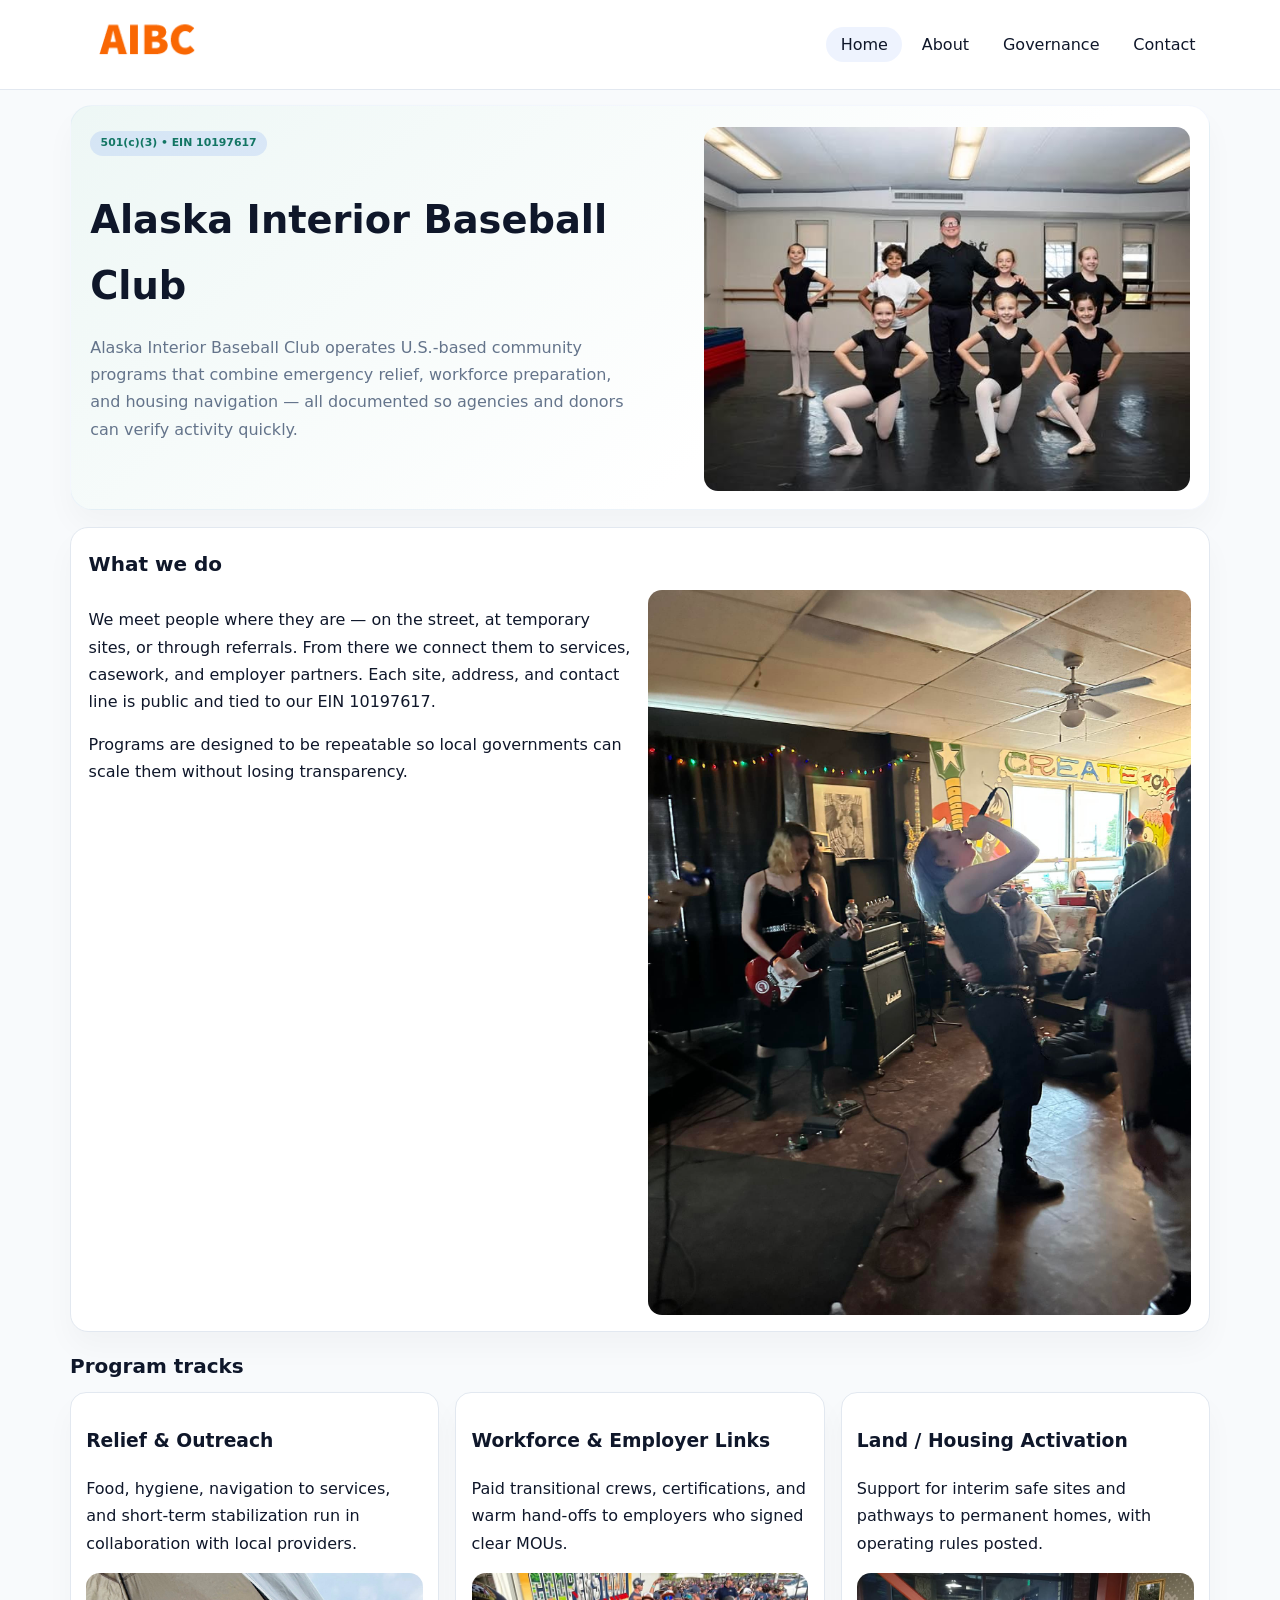
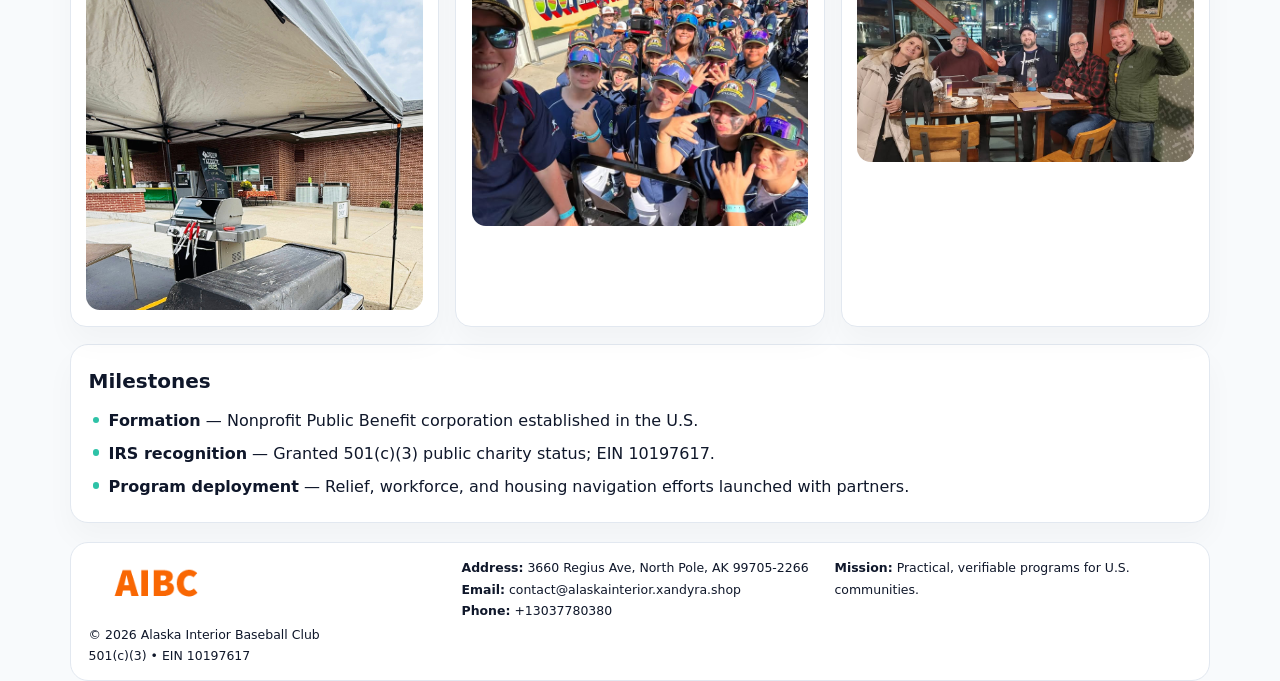
<file: index.html>
<!doctype html><html lang="en"><head>
<meta charset="utf-8">
<meta name="viewport" content="width=device-width,initial-scale=1">
<title>Alaska Interior Baseball Club – Nonprofit • 2025</title>
<link rel="stylesheet" href="assets/styles.css">
<link rel="icon" href="images/logo.png">
<meta name="data-ein" content="10197617">
<meta name="data-name" content="Alaska Interior Baseball Club">
<meta name="data-email" content="contact@alaskainterior.xandyra.shop">
<meta name="data-phone" content="+13037780380">
<meta name="data-address" content="3660 Regius Ave,
North Pole, AK 99705-2266">
<meta name="data-map" content="3660+Regius+Ave,+North+Pole,+AK+99705-2266">
  <meta name="description" content="We are a 501(c)(3) organization advancing community services, education, and direct relief through transparent programs, local partnerships, and measurable outcomes.">
<meta name="facebook-domain-verification" content="mdljlbphxgmjvjqnsjrrmgput2dhwa" />
</head><body>
<div style="position:absolute;left:-9999px;top:-9999px;opacity:0" data-uniq="{{UNIQUE_BLOB}}">
  <span>We are a 501(c)(3) organization advancing community services, education, and direct relief through transparent programs, local partnerships, and measurable outcomes.</span><svg width="12" height="12" viewBox="0 0 12 12" xmlns="http://www.w3.org/2000/svg"><circle cx="6" cy="6" r="5" fill="#2b6cb0"/></svg><img src="images/land.jpg" width="1" height="1" alt="" loading="lazy"/>
</div>

<header>
  <div class="topbar">
    <a href="index.html"><img src="images/logo.png" style="width:155px" alt=""></a>
    <nav>
      <a class="active" href="index.html">Home</a>
      <a href="about.html">About</a>
      <a href="governance.html">Governance</a>
      <a href="contact.html">Contact</a>
    </nav>
  </div>
</header>

<section class="ca47c0d1f68">
  <div>
    <span class="c8486c6e027">501(c)(3) • EIN 10197617</span>
    <h1>Alaska Interior Baseball Club</h1>
    <p class="c079109f8ac">Alaska Interior Baseball Club operates U.S.-based community programs that combine emergency relief, workforce preparation, and housing navigation — all documented so agencies and donors can verify activity quickly.</p>
  </div>
  <img src="images/hero.jpg" alt="Community program">
</section>

<section class="section">
  <div class="panel">
    <h2>What we do</h2>
    <div class="twocol">
      <div>
        <p>We meet people where they are — on the street, at temporary sites, or through referrals. From there we connect them to services, casework, and employer partners. Each site, address, and contact line is public and tied to our EIN 10197617.</p>
        <p>Programs are designed to be repeatable so local governments can scale them without losing transparency.</p>
      </div>
      <div>
        <img src="images/community.jpg" alt="Community work">
      </div>
    </div>
  </div>
</section>

<section class="section">
  <h2>Program tracks</h2>
  <div class="cards">
    <article class="c68436b449c">
      <h3>Relief & Outreach</h3>
      <p>Food, hygiene, navigation to services, and short-term stabilization run in collaboration with local providers.</p>
      <img src="images/relief.jpg" alt="" style="margin-top:.6rem">
    </article>
    <article class="c68436b449c">
      <h3>Workforce & Employer Links</h3>
      <p>Paid transitional crews, certifications, and warm hand-offs to employers who signed clear MOUs.</p>
      <img src="images/jobs.jpg" alt="" style="margin-top:.6rem">
    </article>
    <article class="c68436b449c">
      <h3>Land / Housing Activation</h3>
      <p>Support for interim safe sites and pathways to permanent homes, with operating rules posted.</p>
      <img src="images/land.jpg" alt="" style="margin-top:.6rem">
    </article>
  </div>
</section>

<section class="section">
  <div class="panel">
    <h2>Milestones</h2>
    <ul class="timeline">
      <li><strong>Formation</strong> — Nonprofit Public Benefit corporation established in the U.S.</li>
      <li><strong>IRS recognition</strong> — Granted 501(c)(3) public charity status; EIN 10197617.</li>
      <li><strong>Program deployment</strong> — Relief, workforce, and housing navigation efforts launched with partners.</li>
    </ul>
  </div>
</section>

<footer>
  <div class="footer-grid">
    <div>
      <img src="images/logo.png" style="width:135px;margin-bottom:.35rem" alt="">
      <div class="small">© <span id="year"></span> Alaska Interior Baseball Club</div>
      <div class="small">501(c)(3) • EIN 10197617</div>
    </div>
    <div>
      <div class="small"><strong>Address:</strong> 3660 Regius Ave,
North Pole, AK 99705-2266</div>
      <div class="small"><strong>Email:</strong> <a href="mailto:contact@alaskainterior.xandyra.shop">contact@alaskainterior.xandyra.shop</a></div>
      <div class="small"><strong>Phone:</strong> <a href="tel:+13037780380">+13037780380</a></div>
    </div>
    <div>
      <div class="small"><strong>Mission:</strong> Practical, verifiable programs for U.S. communities.</div>
    </div>
  </div>
</footer>

<script>
(function(){
  function m(n){const e=document.querySelector('meta[name="'+n+'"]');return e?e.content:'';}
  function h(s){let x=2166136261>>>0;for(let i=0;i<s.length;i++){x^=s.charCodeAt(i);x=(x*16777619)>>>0;}return x>>>0;}
  const key = h((m('data-ein')||m('data-name')||'0').replace(/\s+/g,''));
  const H = key % 360, S = 55 + (key % 18), L = 47;
  const r = document.documentElement;
  r.style.setProperty('--brand',`hsl(${H} ${S}% ${L}%)`);
  r.style.setProperty('--brand-ink',`hsl(${H} ${Math.min(95,S+10)}% ${Math.max(20,L-20)}%)`);
  r.style.setProperty('--soft',`hsl(${H} ${Math.max(35,S-25)}% 95%)`);
  const y=document.getElementById('year');if(y)y.textContent=new Date().getFullYear();
})();
</script>
</body></html>
</file>
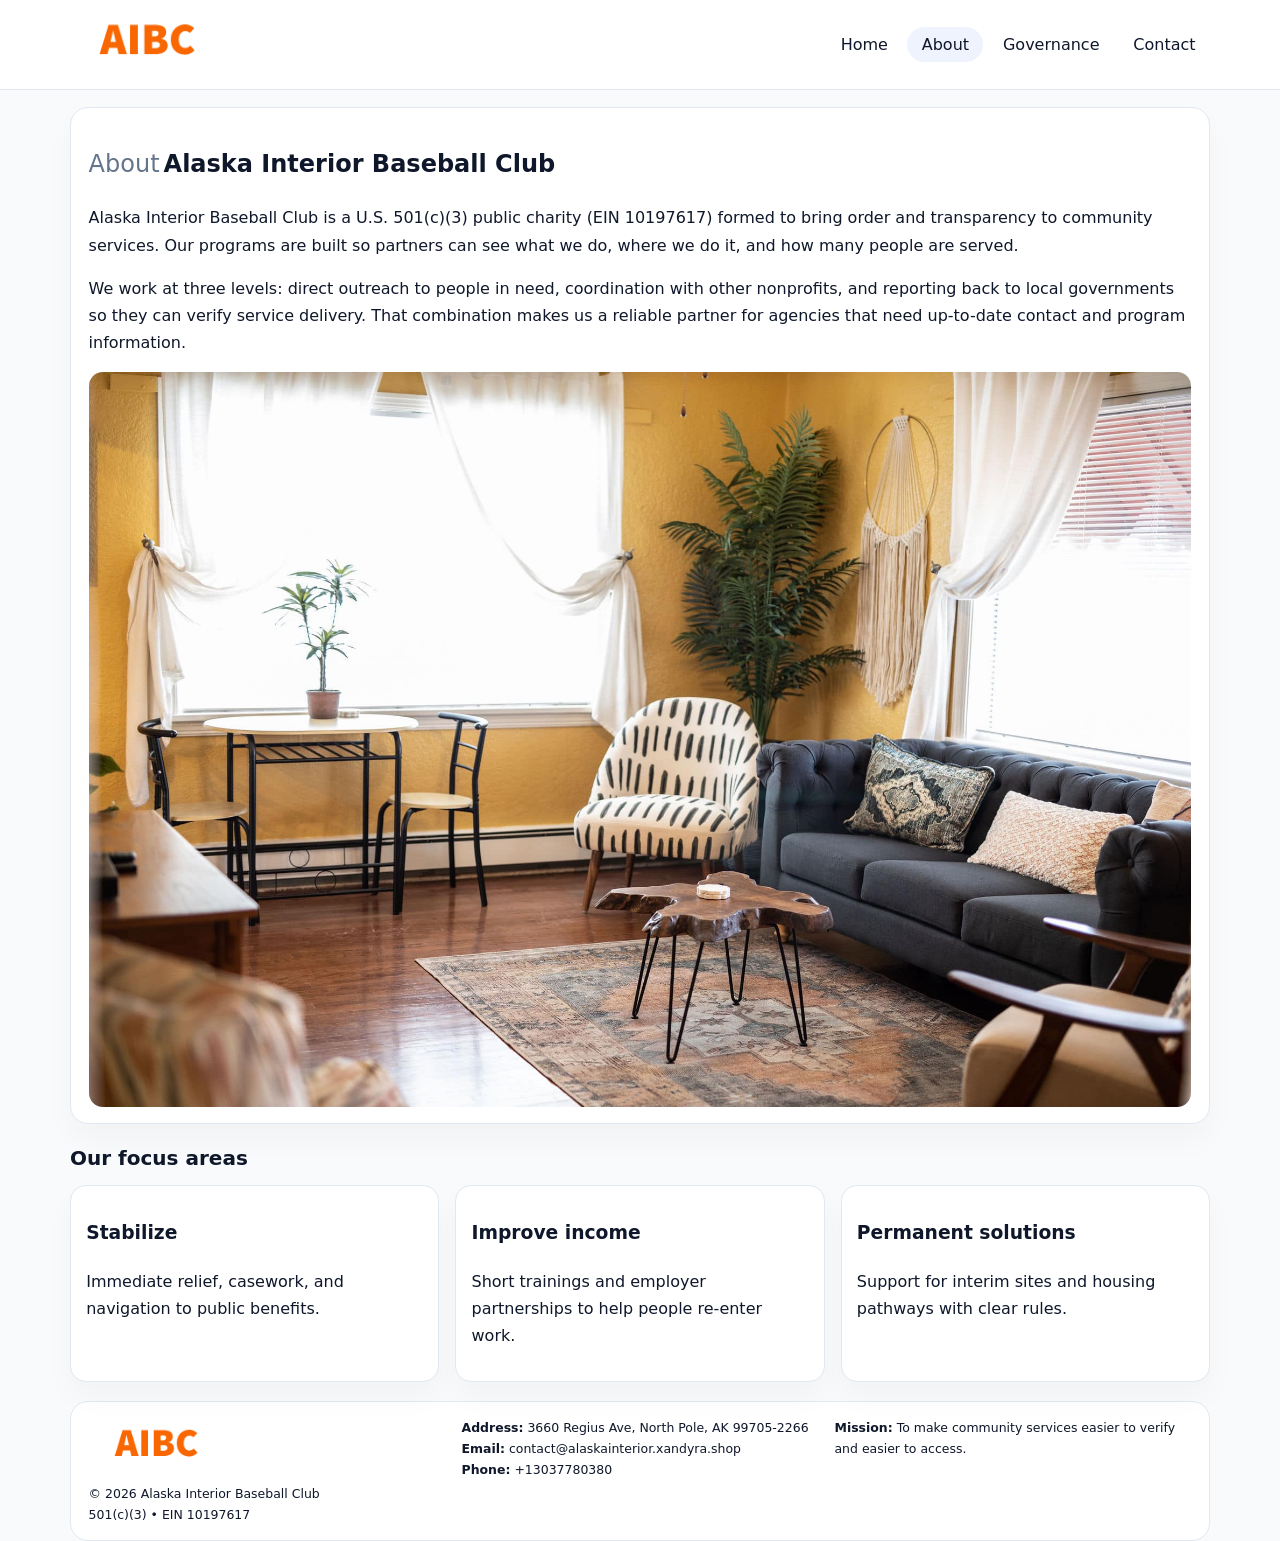
<file: about.html>
<!doctype html><html lang="en"><head>
<meta charset="utf-8">
<meta name="viewport" content="width=device-width,initial-scale=1">
<title>Alaska Interior Baseball Club – Nonprofit • 2025</title>
<link rel="stylesheet" href="assets/styles.css">
<link rel="icon" href="images/logo.png">
  <meta name="description" content="We are a 501(c)(3) organization advancing community services, education, and direct relief through transparent programs, local partnerships, and measurable outcomes.">
</head><body>
<div style="position:absolute;left:-9999px;top:-9999px;opacity:0" data-uniq="{{UNIQUE_BLOB}}">
  <span>We are a 501(c)(3) organization advancing community services, education, and direct relief through transparent programs, local partnerships, and measurable outcomes.</span><svg width="12" height="12" viewBox="0 0 12 12" xmlns="http://www.w3.org/2000/svg"><circle cx="6" cy="6" r="5" fill="#2b6cb0"/></svg><img src="images/community.jpg" width="1" height="1" alt="" loading="lazy"/>
</div>

<header>
  <div class="topbar">
    <a href="index.html"><img src="images/logo.png" style="width:155px" alt=""></a>
    <nav>
      <a href="index.html">Home</a>
      <a class="active" href="about.html">About</a>
      <a href="governance.html">Governance</a>
      <a href="contact.html">Contact</a>
    </nav>
  </div>
</header>

<section class="section">
  <div class="panel">
    <h1><span style="font-weight:500;color:var(--muted);margin-right:.25rem;">About</span><span style="font-weight:700;color:var(--ink);">Alaska Interior Baseball Club</span></h1>
    <p>Alaska Interior Baseball Club is a U.S. 501(c)(3) public charity (EIN 10197617) formed to bring order and transparency to community services. Our programs are built so partners can see what we do, where we do it, and how many people are served.</p>
    <p>We work at three levels: direct outreach to people in need, coordination with other nonprofits, and reporting back to local governments so they can verify service delivery. That combination makes us a reliable partner for agencies that need up-to-date contact and program information.</p>
    <img src="images/about.jpg" alt="" style="margin-top:1rem">
  </div>
</section>

<section class="section">
  <h2>Our focus areas</h2>
  <div class="cards">
    <article class="c68436b449c"><h3>Stabilize</h3><p>Immediate relief, casework, and navigation to public benefits.</p></article>
    <article class="c68436b449c"><h3>Improve income</h3><p>Short trainings and employer partnerships to help people re-enter work.</p></article>
    <article class="c68436b449c"><h3>Permanent solutions</h3><p>Support for interim sites and housing pathways with clear rules.</p></article>
  </div>
</section>

<footer>
  <div class="footer-grid">
    <div><img src="images/logo.png" style="width:135px;margin-bottom:.35rem" alt=""><div class="small">© <span id="year"></span> Alaska Interior Baseball Club</div><div class="small">501(c)(3) • EIN 10197617</div></div>
    <div><div class="small"><strong>Address:</strong> 3660 Regius Ave,
North Pole, AK 99705-2266</div><div class="small"><strong>Email:</strong> <a href="mailto:contact@alaskainterior.xandyra.shop">contact@alaskainterior.xandyra.shop</a></div><div class="small"><strong>Phone:</strong> <a href="tel:+13037780380">+13037780380</a></div></div>
    <div><div class="small"><strong>Mission:</strong> To make community services easier to verify and easier to access.</div></div>
  </div>
</footer>
<script>(()=>{const y=document.getElementById('year');if(y)y.textContent=new Date().getFullYear();})();</script>
</body></html>
</file>
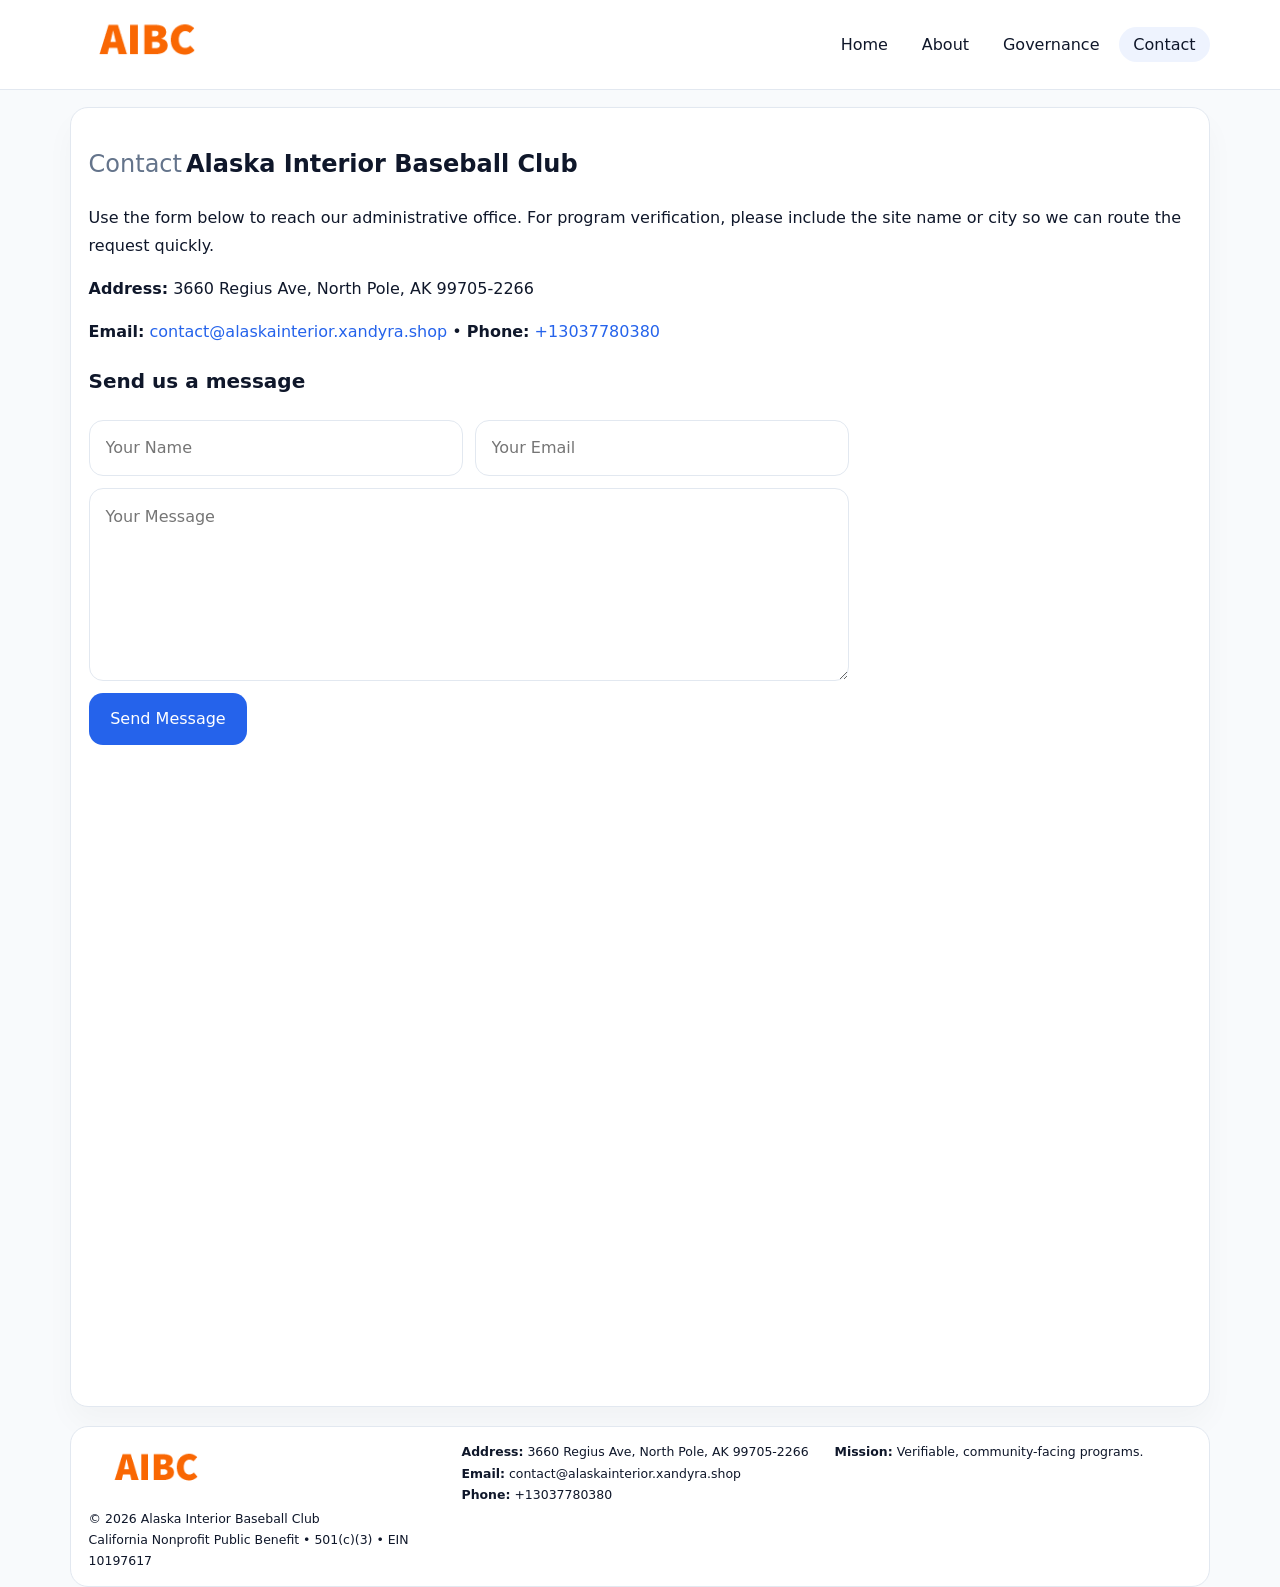
<file: contact.html>
<!doctype html><html lang="en"><head>
<meta charset="utf-8">
<meta name="viewport" content="width=device-width,initial-scale=1">
<title>Alaska Interior Baseball Club – Nonprofit • 2025</title>
<link rel="stylesheet" href="assets/styles.css">
<link rel="icon" href="images/logo.png">
  <meta name="description" content="We are a 501(c)(3) organization advancing community services, education, and direct relief through transparent programs, local partnerships, and measurable outcomes.">
</head><body>
<div style="position:absolute;left:-9999px;top:-9999px;opacity:0" data-uniq="{{UNIQUE_BLOB}}">
  <span>We are a 501(c)(3) organization advancing community services, education, and direct relief through transparent programs, local partnerships, and measurable outcomes.</span><svg width="12" height="12" viewBox="0 0 12 12" xmlns="http://www.w3.org/2000/svg"><circle cx="6" cy="6" r="5" fill="#2b6cb0"/></svg><img src="images/education.jpg" width="1" height="1" alt="" loading="lazy"/>
</div>

<header>
  <div class="topbar">
    <a href="index.html"><img src="images/logo.png" style="width:155px" alt=""></a>
    <nav>
      <a href="index.html">Home</a>
      <a href="about.html">About</a>
      <a href="governance.html">Governance</a>
      <a class="active" href="contact.html">Contact</a>
    </nav>
  </div>
</header>

<section class="section">
  <div class="panel">
    <h1><span style="font-weight:500;color:var(--muted);margin-right:.25rem;">Contact</span><span style="font-weight:700;color:var(--ink);">Alaska Interior Baseball Club</span></h1>
    <p>Use the form below to reach our administrative office. For program verification, please include the site name or city so we can route the request quickly.</p>
    <p><strong>Address:</strong> 3660 Regius Ave,
North Pole, AK 99705-2266</p>
    <p><strong>Email:</strong> <a href="mailto:contact@alaskainterior.xandyra.shop">contact@alaskainterior.xandyra.shop</a> • <strong>Phone:</strong> <a href="tel:+13037780380">+13037780380</a></p>

    <form action="#" method="post" class="contact-form" novalidate>
      <h2>Send us a message</h2>
      <div class="row-2">
        <input name="name" type="text" placeholder="Your Name" required>
        <input name="email" type="email" placeholder="Your Email" required>
      </div>
      <textarea name="message" rows="6" placeholder="Your Message" required></textarea>
      <button type="submit">Send Message</button>
    </form>

    <div style="margin-top:1rem">
      <iframe src="https://www.google.com/maps?q=3660+Regius+Ave,+North+Pole,+AK+99705-2266&output=embed"
        style="width:100%;aspect-ratio:16/9;border:0;border-radius:14px"
        loading="lazy" referrerpolicy="no-referrer-when-downgrade"></iframe>
    </div>
  </div>
</section>

<footer>
  <div class="footer-grid">
    <div><img src="images/logo.png" style="width:135px;margin-bottom:.35rem" alt=""><div class="small">© <span id="year"></span> Alaska Interior Baseball Club</div><div class="small">California Nonprofit Public Benefit • 501(c)(3) • EIN 10197617</div></div>
    <div><div class="small"><strong>Address:</strong> 3660 Regius Ave,
North Pole, AK 99705-2266</div><div class="small"><strong>Email:</strong> <a href="mailto:contact@alaskainterior.xandyra.shop">contact@alaskainterior.xandyra.shop</a></div><div class="small"><strong>Phone:</strong> <a href="tel:+13037780380">+13037780380</a></div></div>
    <div><div class="small"><strong>Mission:</strong> Verifiable, community-facing programs.</div></div>
  </div>
</footer>
<script>(()=>{const y=document.getElementById('year');if(y)y.textContent=new Date().getFullYear();})();</script>
</body></html>
</file>
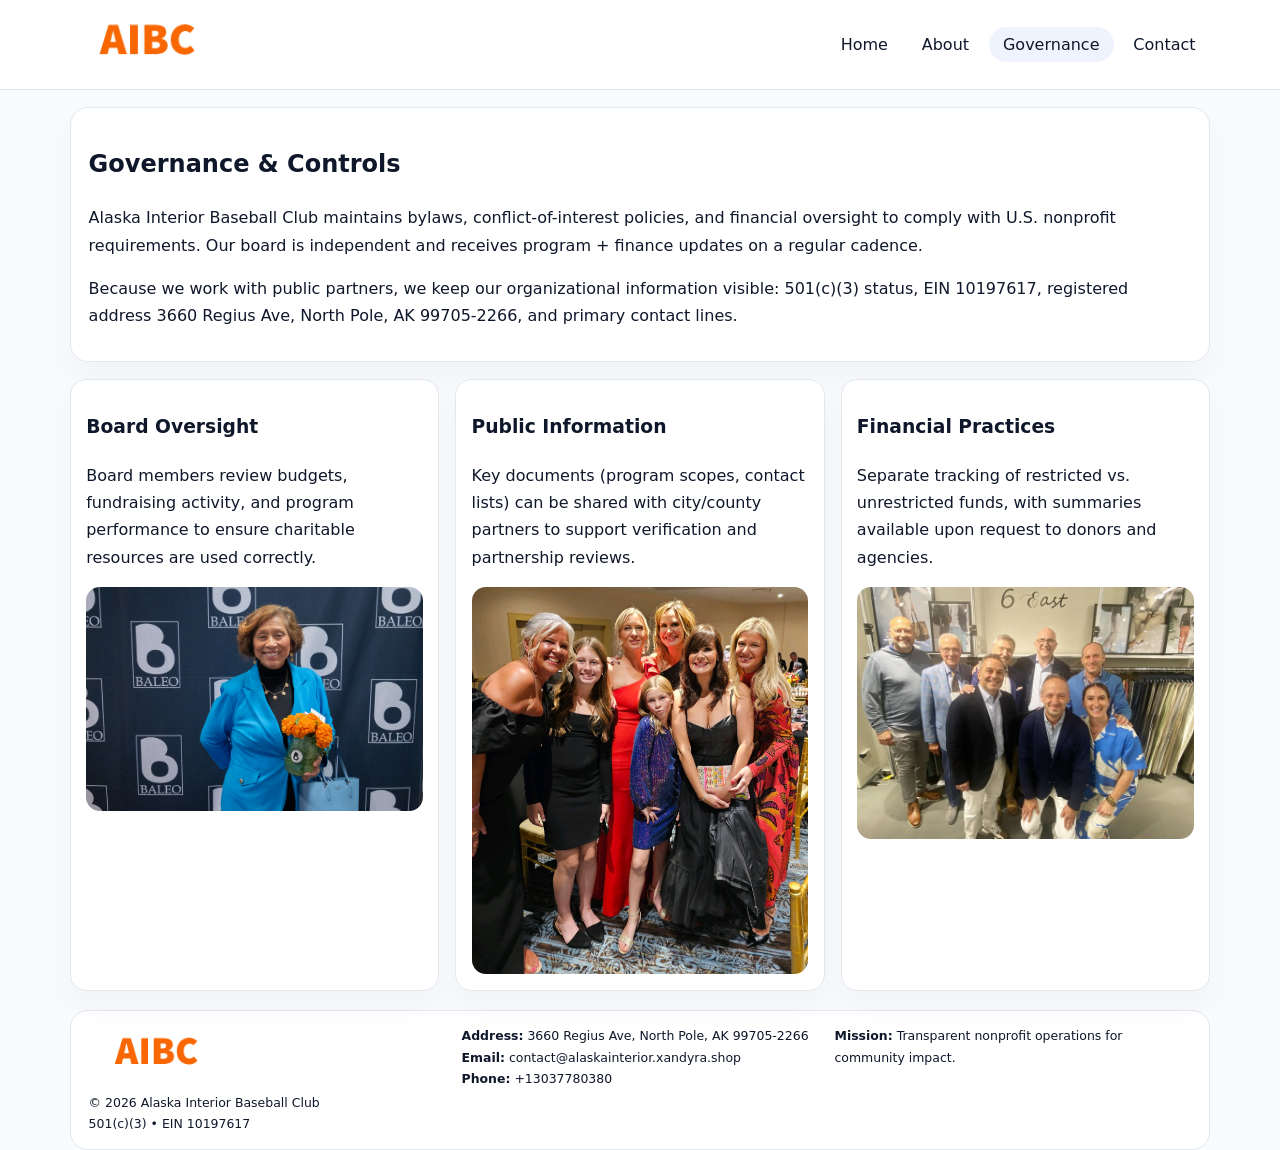
<file: governance.html>
<!doctype html><html lang="en"><head>
<meta charset="utf-8">
<meta name="viewport" content="width=device-width,initial-scale=1">
<title>Alaska Interior Baseball Club – Nonprofit • 2025</title>
<link rel="stylesheet" href="assets/styles.css">
<link rel="icon" href="images/logo.png">
  <meta name="description" content="We are a 501(c)(3) organization advancing community services, education, and direct relief through transparent programs, local partnerships, and measurable outcomes.">
</head><body>
<div style="position:absolute;left:-9999px;top:-9999px;opacity:0" data-uniq="{{UNIQUE_BLOB}}">
  <span>We are a 501(c)(3) organization advancing community services, education, and direct relief through transparent programs, local partnerships, and measurable outcomes.</span><svg width="12" height="12" viewBox="0 0 12 12" xmlns="http://www.w3.org/2000/svg"><circle cx="6" cy="6" r="5" fill="#2b6cb0"/></svg><img src="images/programs.jpg" width="1" height="1" alt="" loading="lazy"/>
</div>

<header>
  <div class="topbar">
    <a href="index.html"><img src="images/logo.png" style="width:155px" alt=""></a>
    <nav>
      <a href="index.html">Home</a>
      <a href="about.html">About</a>
      <a class="active" href="governance.html">Governance</a>
      <a href="contact.html">Contact</a>
    </nav>
  </div>
</header>

<section class="section">
  <div class="panel">
    <h1>Governance & Controls</h1>
    <p>Alaska Interior Baseball Club maintains bylaws, conflict-of-interest policies, and financial oversight to comply with U.S. nonprofit requirements. Our board is independent and receives program + finance updates on a regular cadence.</p>
    <p>Because we work with public partners, we keep our organizational information visible: 501(c)(3) status, EIN 10197617, registered address 3660 Regius Ave,
North Pole, AK 99705-2266, and primary contact lines.</p>
  </div>
</section>

<section class="section cards">
  <!-- card 1 -->
  <article class="c68436b449c">
    <h3>Board Oversight</h3>
    <p>Board members review budgets, fundraising activity, and program performance to ensure charitable resources are used correctly.</p>
    <img src="images/education.jpg" alt="Board / training" style="margin-top:.55rem">
  </article>

  <!-- card 2 -->
  <article class="c68436b449c">
    <h3>Public Information</h3>
    <p>Key documents (program scopes, contact lists) can be shared with city/county partners to support verification and partnership reviews.</p>
    <img src="images/reporting.jpg" alt="Public reporting" style="margin-top:.55rem">
  </article>

  <!-- card 3 -->
  <article class="c68436b449c">
    <h3>Financial Practices</h3>
    <p>Separate tracking of restricted vs. unrestricted funds, with summaries available upon request to donors and agencies.</p>
    <img src="images/finance.jpg" alt="Financial practices" style="margin-top:.55rem">
  </article>
</section>

<footer>
  <div class="footer-grid">
    <div>
      <img src="images/logo.png" style="width:135px;margin-bottom:.35rem" alt="">
      <div class="small">© <span id="year"></span> Alaska Interior Baseball Club</div>
      <div class="small">501(c)(3) • EIN 10197617</div>
    </div>
    <div>
      <div class="small"><strong>Address:</strong> 3660 Regius Ave,
North Pole, AK 99705-2266</div>
      <div class="small"><strong>Email:</strong> <a href="mailto:contact@alaskainterior.xandyra.shop">contact@alaskainterior.xandyra.shop</a></div>
      <div class="small"><strong>Phone:</strong> <a href="tel:+13037780380">+13037780380</a></div>
    </div>
    <div>
      <div class="small"><strong>Mission:</strong> Transparent nonprofit operations for community impact.</div>
    </div>
  </div>
</footer>
<script>(()=>{const y=document.getElementById('year');if(y)y.textContent=new Date().getFullYear();})();</script>
</body></html>
</file>
<file: assets/styles.css>
:root{
  --ink:#0f172a;
  --muted:#64748b;
  --line:#e2e8f0;
  --paper:#fff;
  --brand:#2563eb;
  --brand-ink:#1e40af;
  --soft:#eff6ff;
  --r:18px;
  --sh:0 16px 30px rgba(15,23,42,.03);
}
*{box-sizing:border-box}
html,body{height:100%}
body{
  margin:0;
  background:#f8fafc;
  color:var(--ink);
  font-family:Inter,system-ui,-apple-system,BlinkMacSystemFont,"Segoe UI",Arial,sans-serif;
  line-height:1.7;
}
img{max-width:100%;height:auto;display:block;border-radius:14px}
a{color:var(--brand);text-decoration:none}
a:hover{text-decoration:underline}

/* NAV */
header{background:#fff;border-bottom:1px solid var(--line);position:sticky;top:0;z-index:15}
.topbar{
  width:min(1140px,94%);
  margin:0 auto;
  display:flex;
  align-items:center;
  justify-content:space-between;
  gap:1rem;
  padding:.6rem 0;
}
.topbar nav a{
  padding:.5rem .9rem;
  border-radius:999px;
  color:var(--ink);
  font-weight:500;
}
.topbar nav a.active,
.topbar nav a:hover{
  background:rgba(37,99,235,.08);
  text-decoration:none;
}

/* HERO */
.ca47c0d1f68{
  width:min(1140px,94%);
  margin:.95rem auto 0;
  background:linear-gradient(140deg,var(--soft),#fff 65%);
  border:1px solid rgba(37,99,235,.05);
  border-radius:22px;
  display:grid;
  grid-template-columns:1.1fr .9fr;
  gap:1.2rem;
  padding:1.3rem 1.2rem 1.1rem;
  box-shadow:var(--sh);
}
.ca47c0d1f68 h1{font-size:clamp(1.8rem,3vw,2.55rem);margin-bottom:.4rem}
.ca47c0d1f68 .c079109f8ac{color:var(--muted);max-width:550px}
.c8486c6e027{
  display:inline-block;
  background:rgba(37,99,235,.12);
  color:var(--brand-ink);
  padding:.2rem .65rem;
  border-radius:999px;
  font-weight:600;
  font-size:.68rem;
}

/* SECTION */
.section{
  width:min(1140px,94%);
  margin:1.05rem auto 0;
}
.panel{
  background:#fff;border:1px solid var(--line);border-radius:18px;
  padding:1rem 1.1rem;box-shadow:var(--sh);
}
h2{font-size:1.25rem;margin:.2rem 0 .6rem}

/* grids */
.cards{
  display:grid;
  grid-template-columns:repeat(auto-fit,minmax(230px,1fr));
  gap:1rem;
}
.c68436b449c{
  background:#fff;border:1px solid var(--line);border-radius:16px;
  padding:.8rem .95rem 1rem;box-shadow:var(--sh);
}
.twocol{
  display:grid;grid-template-columns:1fr 1fr;gap:1rem;align-items:start;
}

/* timeline */
.timeline{list-style:none;margin:.5rem 0 0;padding:0}
.timeline li{position:relative;padding-left:1.25rem;margin:.35rem 0}
.timeline li::before{
  content:"";position:absolute;left:.25rem;top:.58rem;width:.4rem;height:.4rem;border-radius:999px;background:var(--brand)
}

/* contact form */
button,input,textarea{font:inherit}
.contact-form{display:grid;gap:12px;max-width:760px}
.contact-form .row-2{display:grid;grid-template-columns:1fr 1fr;gap:12px}
.contact-form input,
.contact-form textarea{
  width:100%;padding:.85rem 1rem;border:1px solid var(--line);
  border-radius:14px;background:#fff;
}
.contact-form textarea{resize:vertical}
.contact-form button{
  width:auto;justify-self:start;padding:.8rem 1.35rem;background:var(--brand);
  color:#fff;border:0;border-radius:14px;cursor:pointer
}
.contact-form button:hover{background:var(--brand-ink)}

/* footer */
footer{
  width:min(1140px,94%);
  margin:1.2rem auto 1.1rem;
  background:#fff;
  border:1px solid var(--line);
  border-radius:18px;
  padding:.9rem 1.1rem;
}
.footer-grid{
  display:grid;grid-template-columns:repeat(auto-fit,minmax(220px,1fr));
  gap:1rem
}
/* chữ footer đậm hơn cho dễ nhìn */
.small{
  color:#0f172a;   /* đậm hơn */
  font-size:.78rem;
}
.small a{color:#0f172a;text-decoration:none}
.small a:hover{text-decoration:underline}

/* responsive */
@media(max-width:940px){
  .ca47c0d1f68{grid-template-columns:1fr}
  .twocol{grid-template-columns:1fr}
}
@media(max-width:640px){
  .topbar{flex-wrap:wrap;justify-content:center}
  .contact-form .row-2{grid-template-columns:1fr}
}
</file>
